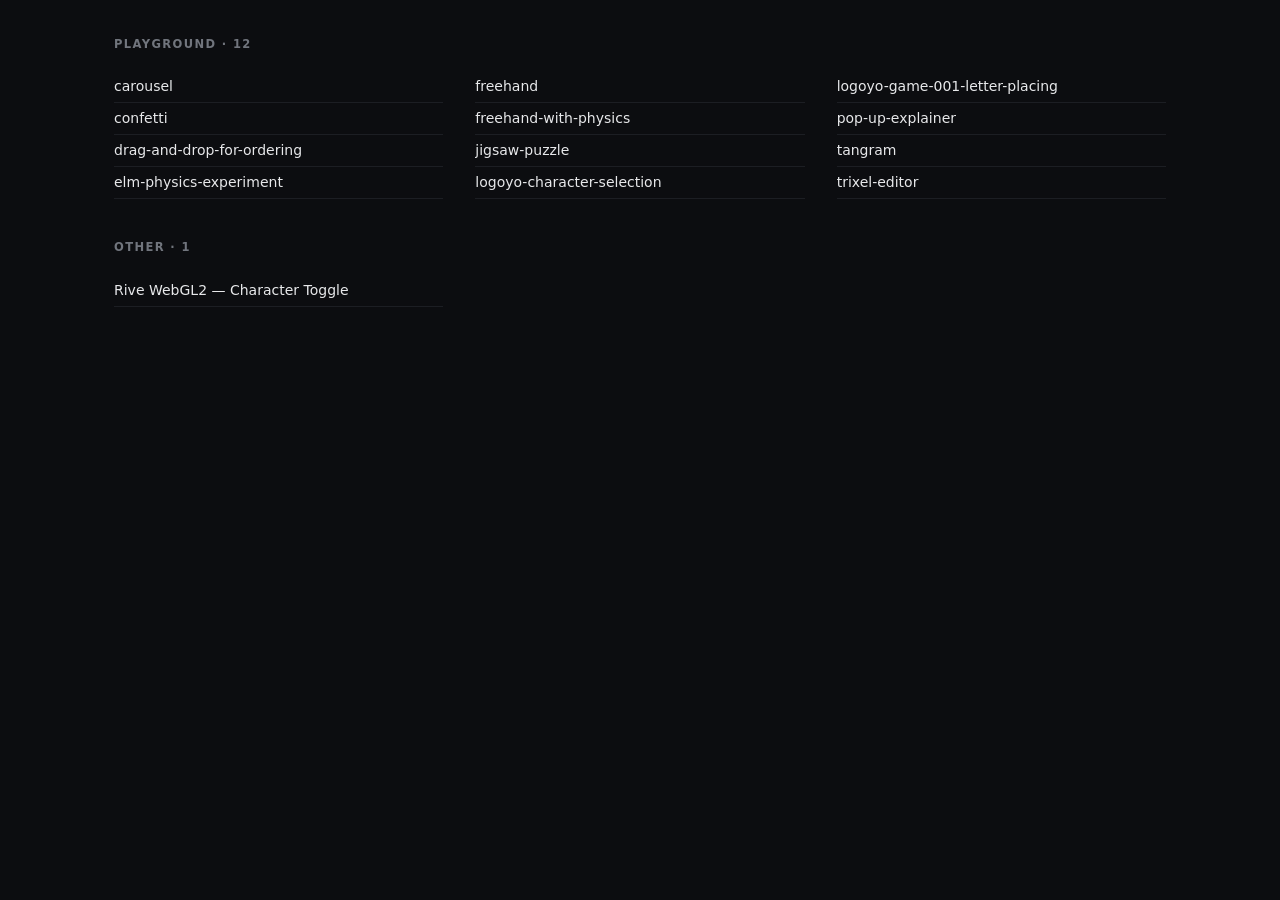
<file: index.html>
<!doctype html>
<html lang="en">
<head>
<meta charset="utf-8" />
<meta name="viewport" content="width=device-width, initial-scale=1" />
<title>erkal · pages</title>
<link rel="icon" href="data:," />
<style>
  :root { --bg:#0c0d10; --fg:#e7e8ea; --muted:#71757d; --line:#1c1e23; }
  * { box-sizing: border-box; }
  html, body { margin: 0; background: var(--bg); color: var(--fg); }
  body { font: 14px/1.5 ui-sans-serif, system-ui, -apple-system, "Segoe UI", Roboto, sans-serif;
         -webkit-font-smoothing: antialiased; }
  main { max-width: 1100px; margin: 0 auto; padding: 36px 24px 72px; }
  h2 { font-size: 0.72rem; font-weight: 600; letter-spacing: 0.12em; text-transform: uppercase;
       color: var(--muted); margin: 0 0 18px; }
  section + section { margin-top: 40px; }
  ul { list-style: none; margin: 0; padding: 0; columns: 15rem; column-gap: 32px; }
  li { break-inside: avoid; }
  a { display: block; padding: 5px 0; color: var(--fg); text-decoration: none;
      border-bottom: 1px solid var(--line); white-space: nowrap; overflow: hidden;
      text-overflow: ellipsis; transition: color 0.12s; }
  a:hover { color: #fff; }
  .empty { color: var(--muted); }
</style>
</head>
<body>
<main>
  <section>
    <h2>playground · 12</h2>
    <ul>
      <li><a href="carousel/">carousel</a></li>
      <li><a href="confetti/">confetti</a></li>
      <li><a href="drag-and-drop-for-ordering/">drag-and-drop-for-ordering</a></li>
      <li><a href="elm-physics-experiment/">elm-physics-experiment</a></li>
      <li><a href="freehand/">freehand</a></li>
      <li><a href="freehand-with-physics/">freehand-with-physics</a></li>
      <li><a href="jigsaw-puzzle/">jigsaw-puzzle</a></li>
      <li><a href="logoyo-character-selection/">logoyo-character-selection</a></li>
      <li><a href="logoyo-game-001-letter-placing/">logoyo-game-001-letter-placing</a></li>
      <li><a href="pop-up-explainer/">pop-up-explainer</a></li>
      <li><a href="tangram/">tangram</a></li>
      <li><a href="trixel-editor/">trixel-editor</a></li>
    </ul>
  </section>
  <section>
    <h2>other · 1</h2>
    <ul>
      <li><a href="rive-character-toggle/">Rive WebGL2 — Character Toggle</a></li>
    </ul>
  </section>
</main>
</body>
</html>
</file>
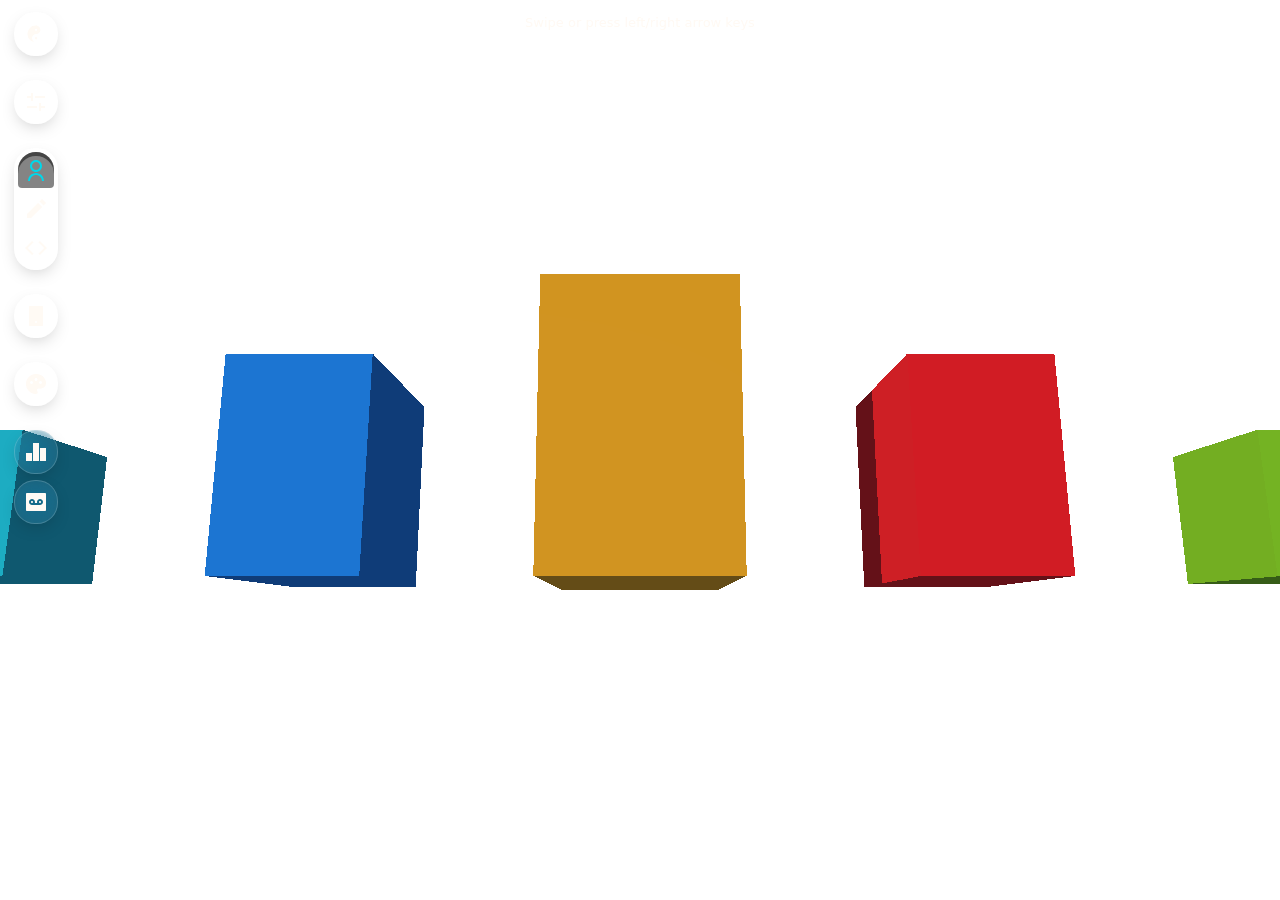
<file: carousel/index.html>
<!doctype html>
<html lang="en">
  <head>
    <!-- Google tag (gtag.js) -->
    <script
      async
      src="https://www.googletagmanager.com/gtag/js?id=G-LGJSV2Q44R"
    ></script>
    <script>
      window.dataLayer = window.dataLayer || [];
      function gtag() {
        dataLayer.push(arguments);
      }
      gtag("js", new Date());

      gtag("config", "G-LGJSV2Q44R");
    </script>

    <meta charset="UTF-8" />
    <meta
      name="viewport"
      content="width=device-width, initial-scale=1, maximum-scale=1, user-scalable=no"
    />

    <!-- favicon -->
    <link
      rel="icon"
      href="data:image/svg+xml,<svg xmlns='http://www.w3.org/2000/svg' viewBox='0 0 100 100'><polygon points='84.6,70 50,90 15.4,70 15.4,30 50,10 84.6,30' fill='%2347A025'/></svg>"
      type="image/svg+xml"
    />

    <!-- Reset CSS -->
    <link rel="stylesheet" href="./reset.css" />

    <!-- For Joakin's elm-canvas package -->
    <script src="./elm-canvas.js"></script>

    <!-- Play.Profiler — performance flame graph (idle-zero when not recording).
         Always loaded; the headless surface (window.__playProfile, ?profile=N URL
         flag) works regardless of withProfiler toggle. See packages/play/README.md. -->
    <script src="./profiler-element.js"></script>

    <!-- <katex-element> — custom element used by UI.Markdown to render
         inline + display math ($…$ / $$…$$) in markdown text. Always
         loaded; the element lazy-loads KaTeX from jsDelivr on first
         instance, so pages without math pay nothing. -->
    <script src="./katex-element.js"></script>

    <!-- Howler.js (MIT) — backs the Sound module's Howl-based playback.
         Must load before the Elm bundle so window.Howl / window.Howler
         are available when sound-shim.js subscribes. -->
    <script src="./howler.min.js"></script>

    <!-- UI.Tooltip (packages/ui/src/UI/Tooltip.elm) reads
         event.target.boundingClientRect inside its mouseenter decoder.
         This shim defines that property as a getter on Element.prototype.
         Side-effect-only and idempotent — safe on every page. -->
    <script src="./tooltip-shim.js"></script>

    <!-- Position any [popover][data-popover] next to the button that
         opens it. The Popover API gives us light-dismiss, Escape, and
         top-layer rendering for free; this script only adds dropdown-
         style placement based on the trigger's getBoundingClientRect,
         so the picker escapes overflow/transform ancestors and lands
         on whichever side of the trigger has more room. -->
    <script>
      (function () {
        var W = 320,
          H = 280;
        document.addEventListener(
          "beforetoggle",
          function (e) {
            var p = e.target;
            if (!p.matches || !p.matches("[popover][data-popover]")) return;
            if (e.newState !== "open") return;
            var t = document.querySelector('[popovertarget="' + p.id + '"]');
            if (!t) return;
            var r = t.getBoundingClientRect();
            var openDown = innerHeight - r.bottom >= H || r.top < H;
            var openLeft = innerWidth - r.left >= W || r.right < W;
            // Override UA `[popover] { inset: 0 }` first — clearing to ''
            // falls back to that, leaving `top: 0` in effect when we only
            // set `bottom`, which then wins over our `bottom` per CSS
            // over-constraint resolution and pins the picker to the top.
            p.style.top =
              p.style.bottom =
              p.style.left =
              p.style.right =
                "auto";
            if (openDown) p.style.top = r.bottom + 8 + "px";
            else p.style.bottom = innerHeight - r.top + 8 + "px";
            if (openLeft) p.style.left = r.left + "px";
            else p.style.right = innerWidth - r.right + "px";
          },
          true
        );
      })();
    </script>
  </head>

  <body>
    <div id="app"></div>

    <script src="./main.js"></script>

    <script type="module">
      import { sendInputsToElmApp, inputs } from "./input.js";
      ;

      // Read the URL query into a [key, value] list and hand it to Elm on
      // `inputs.searchParamsFromUrl` — the single URL→Elm channel. The Elm
      // side parses each configuration value against its declared type, and
      // multipage consumers read their own params (e.g. `mode=author` for
      // the PopUp Explainer) from the same list. `null` (not `[]`) when the
      // URL has no params, so the Elm `Maybe (List (String, String))`
      // decodes cleanly; the Elm side calls `Dict.fromList` to recover a dict.
      const urlParams = new URLSearchParams(window.location.search);

      let searchParamsFromUrl = null;
      for (const [key, value] of urlParams.entries()) {
        if (searchParamsFromUrl === null) searchParamsFromUrl = [];
        searchParamsFromUrl.push([key, value]);
      }
      inputs.searchParamsFromUrl = searchParamsFromUrl;

      const app = Elm.Carousel.Main.init({
        node: document.querySelector("#app"),
        flags: { inputs },
      });

      sendInputsToElmApp(app);
      ;
    </script>
  </body>
</html>
</file>
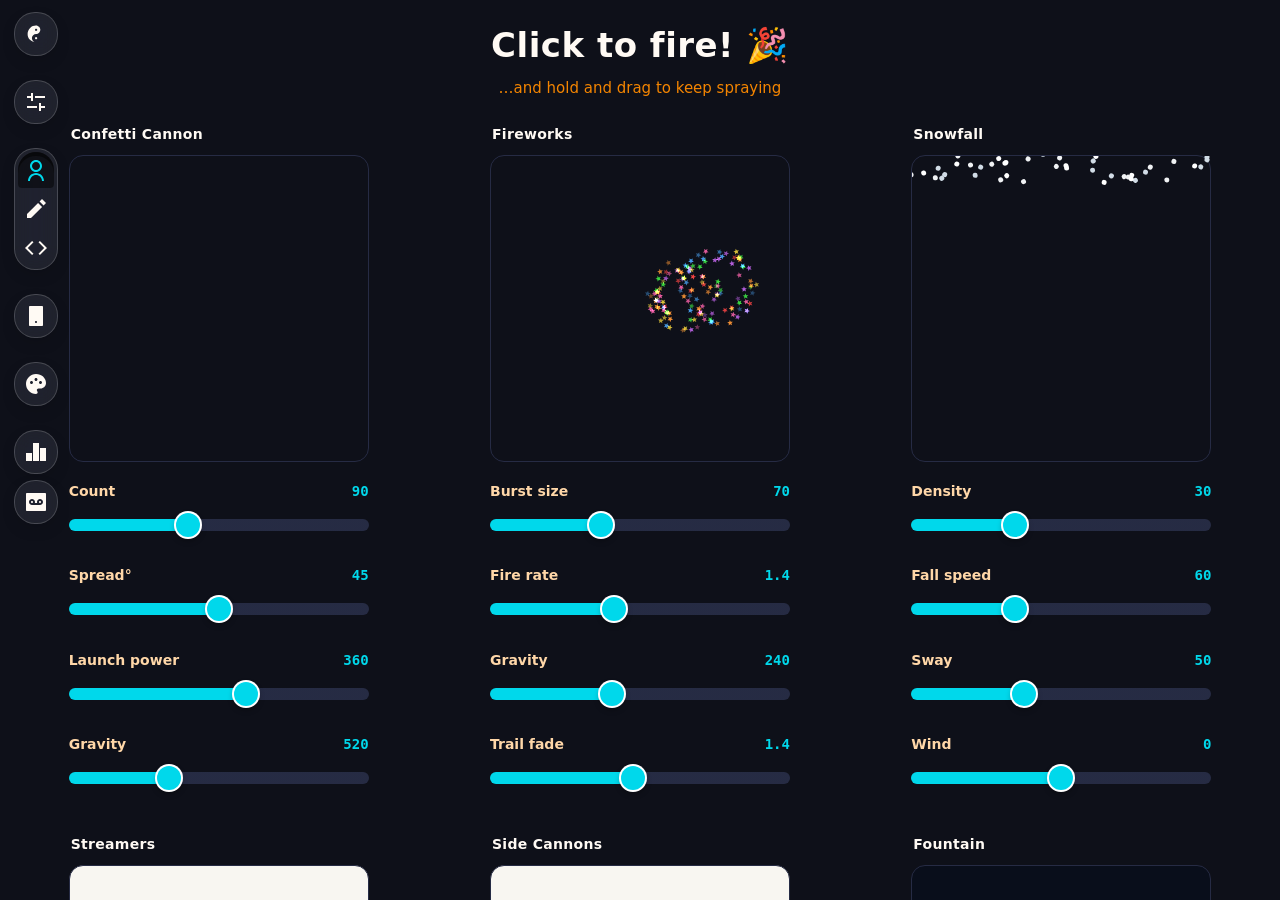
<file: confetti/index.html>
<!doctype html>
<html lang="en">
  <head>
    <!-- Google tag (gtag.js) -->
    <script
      async
      src="https://www.googletagmanager.com/gtag/js?id=G-LGJSV2Q44R"
    ></script>
    <script>
      window.dataLayer = window.dataLayer || [];
      function gtag() {
        dataLayer.push(arguments);
      }
      gtag("js", new Date());

      gtag("config", "G-LGJSV2Q44R");
    </script>

    <meta charset="UTF-8" />
    <meta
      name="viewport"
      content="width=device-width, initial-scale=1, maximum-scale=1, user-scalable=no"
    />

    <!-- favicon -->
    <link
      rel="icon"
      href="data:image/svg+xml,<svg xmlns='http://www.w3.org/2000/svg' viewBox='0 0 100 100'><polygon points='84.6,70 50,90 15.4,70 15.4,30 50,10 84.6,30' fill='%2347A025'/></svg>"
      type="image/svg+xml"
    />

    <!-- Reset CSS -->
    <link rel="stylesheet" href="./reset.css" />

    <!-- For Joakin's elm-canvas package -->
    <script src="./elm-canvas.js"></script>

    <!-- Play.Profiler — performance flame graph (idle-zero when not recording).
         Always loaded; the headless surface (window.__playProfile, ?profile=N URL
         flag) works regardless of withProfiler toggle. See packages/play/README.md. -->
    <script src="./profiler-element.js"></script>

    <!-- <katex-element> — custom element used by UI.Markdown to render
         inline + display math ($…$ / $$…$$) in markdown text. Always
         loaded; the element lazy-loads KaTeX from jsDelivr on first
         instance, so pages without math pay nothing. -->
    <script src="./katex-element.js"></script>

    <!-- Howler.js (MIT) — backs the Sound module's Howl-based playback.
         Must load before the Elm bundle so window.Howl / window.Howler
         are available when sound-shim.js subscribes. -->
    <script src="./howler.min.js"></script>

    <!-- UI.Tooltip (packages/ui/src/UI/Tooltip.elm) reads
         event.target.boundingClientRect inside its mouseenter decoder.
         This shim defines that property as a getter on Element.prototype.
         Side-effect-only and idempotent — safe on every page. -->
    <script src="./tooltip-shim.js"></script>

    <!-- Position any [popover][data-popover] next to the button that
         opens it. The Popover API gives us light-dismiss, Escape, and
         top-layer rendering for free; this script only adds dropdown-
         style placement based on the trigger's getBoundingClientRect,
         so the picker escapes overflow/transform ancestors and lands
         on whichever side of the trigger has more room. -->
    <script>
      (function () {
        var W = 320,
          H = 280;
        document.addEventListener(
          "beforetoggle",
          function (e) {
            var p = e.target;
            if (!p.matches || !p.matches("[popover][data-popover]")) return;
            if (e.newState !== "open") return;
            var t = document.querySelector('[popovertarget="' + p.id + '"]');
            if (!t) return;
            var r = t.getBoundingClientRect();
            var openDown = innerHeight - r.bottom >= H || r.top < H;
            var openLeft = innerWidth - r.left >= W || r.right < W;
            // Override UA `[popover] { inset: 0 }` first — clearing to ''
            // falls back to that, leaving `top: 0` in effect when we only
            // set `bottom`, which then wins over our `bottom` per CSS
            // over-constraint resolution and pins the picker to the top.
            p.style.top =
              p.style.bottom =
              p.style.left =
              p.style.right =
                "auto";
            if (openDown) p.style.top = r.bottom + 8 + "px";
            else p.style.bottom = innerHeight - r.top + 8 + "px";
            if (openLeft) p.style.left = r.left + "px";
            else p.style.right = innerWidth - r.right + "px";
          },
          true
        );
      })();
    </script>
  </head>

  <body>
    <div id="app"></div>

    <script src="./main.js"></script>

    <script type="module">
      import { sendInputsToElmApp, inputs } from "./input.js";
      ;

      // Read the URL query into a [key, value] list and hand it to Elm on
      // `inputs.searchParamsFromUrl` — the single URL→Elm channel. The Elm
      // side parses each configuration value against its declared type, and
      // multipage consumers read their own params (e.g. `mode=author` for
      // the PopUp Explainer) from the same list. `null` (not `[]`) when the
      // URL has no params, so the Elm `Maybe (List (String, String))`
      // decodes cleanly; the Elm side calls `Dict.fromList` to recover a dict.
      const urlParams = new URLSearchParams(window.location.search);

      let searchParamsFromUrl = null;
      for (const [key, value] of urlParams.entries()) {
        if (searchParamsFromUrl === null) searchParamsFromUrl = [];
        searchParamsFromUrl.push([key, value]);
      }
      inputs.searchParamsFromUrl = searchParamsFromUrl;

      const app = Elm.Confetti.Main.init({
        node: document.querySelector("#app"),
        flags: { inputs },
      });

      sendInputsToElmApp(app);
      ;
    </script>
  </body>
</html>
</file>
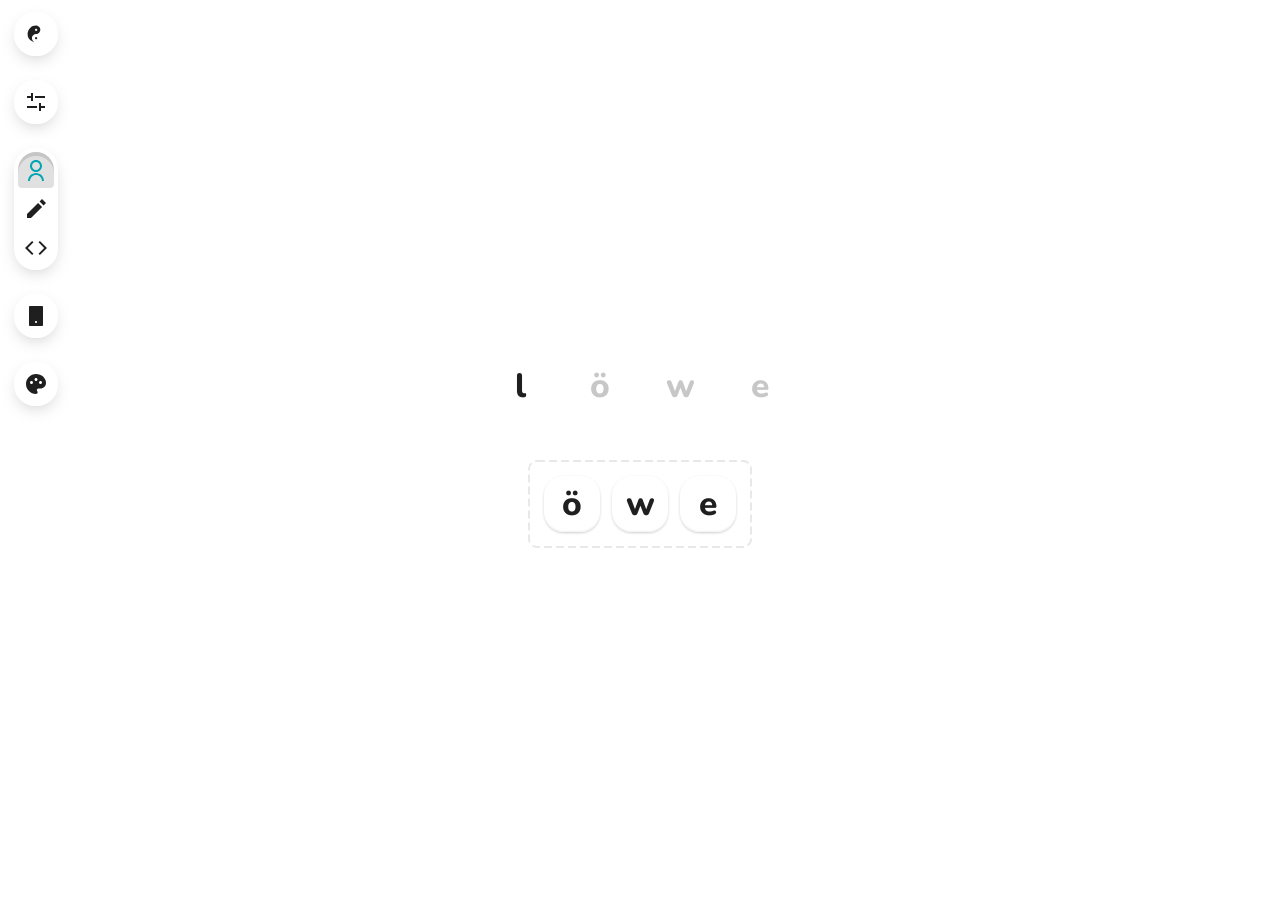
<file: drag-and-drop-for-ordering/index.html>
<!doctype html>
<html lang="en">
  <head>
    <!-- Google tag (gtag.js) -->
    <script
      async
      src="https://www.googletagmanager.com/gtag/js?id=G-LGJSV2Q44R"
    ></script>
    <script>
      window.dataLayer = window.dataLayer || [];
      function gtag() {
        dataLayer.push(arguments);
      }
      gtag("js", new Date());

      gtag("config", "G-LGJSV2Q44R");
    </script>

    <meta charset="UTF-8" />
    <meta
      name="viewport"
      content="width=device-width, initial-scale=1, maximum-scale=1, user-scalable=no"
    />

    <!-- favicon -->
    <link
      rel="icon"
      href="data:image/svg+xml,<svg xmlns='http://www.w3.org/2000/svg' viewBox='0 0 100 100'><polygon points='84.6,70 50,90 15.4,70 15.4,30 50,10 84.6,30' fill='%2347A025'/></svg>"
      type="image/svg+xml"
    />

    <!-- Reset CSS -->
    <link rel="stylesheet" href="./reset.css" />

    <!-- For Joakin's elm-canvas package -->
    <script src="./elm-canvas.js"></script>

    <!-- Play.Profiler — performance flame graph (idle-zero when not recording).
         Always loaded; the headless surface (window.__playProfile, ?profile=N URL
         flag) works regardless of withProfiler toggle. See packages/play/README.md. -->
    <script src="./profiler-element.js"></script>

    <!-- <katex-element> — custom element used by UI.Markdown to render
         inline + display math ($…$ / $$…$$) in markdown text. Always
         loaded; the element lazy-loads KaTeX from jsDelivr on first
         instance, so pages without math pay nothing. -->
    <script src="./katex-element.js"></script>

    <!-- Howler.js (MIT) — backs the Sound module's Howl-based playback.
         Must load before the Elm bundle so window.Howl / window.Howler
         are available when sound-shim.js subscribes. -->
    <script src="./howler.min.js"></script>

    <!-- UI.Tooltip (packages/ui/src/UI/Tooltip.elm) reads
         event.target.boundingClientRect inside its mouseenter decoder.
         This shim defines that property as a getter on Element.prototype.
         Side-effect-only and idempotent — safe on every page. -->
    <script src="./tooltip-shim.js"></script>

    <!-- Position any [popover][data-popover] next to the button that
         opens it. The Popover API gives us light-dismiss, Escape, and
         top-layer rendering for free; this script only adds dropdown-
         style placement based on the trigger's getBoundingClientRect,
         so the picker escapes overflow/transform ancestors and lands
         on whichever side of the trigger has more room. -->
    <script>
      (function () {
        var W = 320,
          H = 280;
        document.addEventListener(
          "beforetoggle",
          function (e) {
            var p = e.target;
            if (!p.matches || !p.matches("[popover][data-popover]")) return;
            if (e.newState !== "open") return;
            var t = document.querySelector('[popovertarget="' + p.id + '"]');
            if (!t) return;
            var r = t.getBoundingClientRect();
            var openDown = innerHeight - r.bottom >= H || r.top < H;
            var openLeft = innerWidth - r.left >= W || r.right < W;
            // Override UA `[popover] { inset: 0 }` first — clearing to ''
            // falls back to that, leaving `top: 0` in effect when we only
            // set `bottom`, which then wins over our `bottom` per CSS
            // over-constraint resolution and pins the picker to the top.
            p.style.top =
              p.style.bottom =
              p.style.left =
              p.style.right =
                "auto";
            if (openDown) p.style.top = r.bottom + 8 + "px";
            else p.style.bottom = innerHeight - r.top + 8 + "px";
            if (openLeft) p.style.left = r.left + "px";
            else p.style.right = innerWidth - r.right + "px";
          },
          true
        );
      })();
    </script>
  </head>

  <body>
    <div id="app"></div>

    <script src="./main.js"></script>

    <script type="module">
      import { sendInputsToElmApp, inputs } from "./input.js";
      ;

      // Read the URL query into a [key, value] list and hand it to Elm on
      // `inputs.searchParamsFromUrl` — the single URL→Elm channel. The Elm
      // side parses each configuration value against its declared type, and
      // multipage consumers read their own params (e.g. `mode=author` for
      // the PopUp Explainer) from the same list. `null` (not `[]`) when the
      // URL has no params, so the Elm `Maybe (List (String, String))`
      // decodes cleanly; the Elm side calls `Dict.fromList` to recover a dict.
      const urlParams = new URLSearchParams(window.location.search);

      let searchParamsFromUrl = null;
      for (const [key, value] of urlParams.entries()) {
        if (searchParamsFromUrl === null) searchParamsFromUrl = [];
        searchParamsFromUrl.push([key, value]);
      }
      inputs.searchParamsFromUrl = searchParamsFromUrl;

      const app = Elm.DragAndDropForOrdering.Main.init({
        node: document.querySelector("#app"),
        flags: { inputs },
      });

      sendInputsToElmApp(app);
      ;
    </script>
  </body>
</html>
</file>
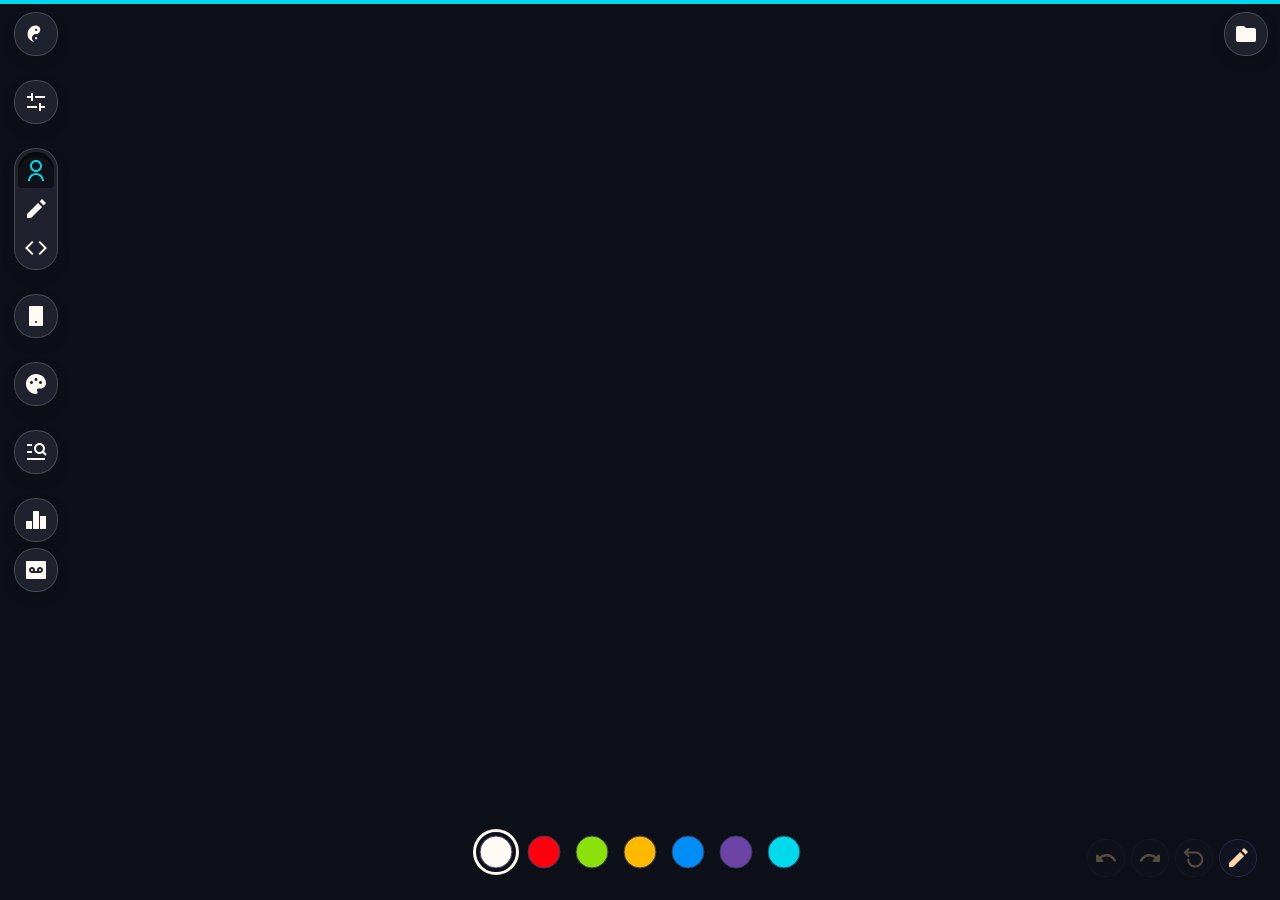
<file: freehand-with-physics/index.html>
<!doctype html>
<html lang="en">
  <head>
    <!-- Google tag (gtag.js) -->
    <script
      async
      src="https://www.googletagmanager.com/gtag/js?id=G-LGJSV2Q44R"
    ></script>
    <script>
      window.dataLayer = window.dataLayer || [];
      function gtag() {
        dataLayer.push(arguments);
      }
      gtag("js", new Date());

      gtag("config", "G-LGJSV2Q44R");
    </script>

    <meta charset="UTF-8" />
    <meta
      name="viewport"
      content="width=device-width, initial-scale=1, maximum-scale=1, user-scalable=no"
    />

    <!-- favicon -->
    <link
      rel="icon"
      href="data:image/svg+xml,<svg xmlns='http://www.w3.org/2000/svg' viewBox='0 0 100 100'><polygon points='84.6,70 50,90 15.4,70 15.4,30 50,10 84.6,30' fill='%2347A025'/></svg>"
      type="image/svg+xml"
    />

    <!-- Reset CSS -->
    <link rel="stylesheet" href="./reset.css" />

    <!-- For Joakin's elm-canvas package -->
    <script src="./elm-canvas.js"></script>

    <!-- Play.Profiler — performance flame graph (idle-zero when not recording).
         Always loaded; the headless surface (window.__playProfile, ?profile=N URL
         flag) works regardless of withProfiler toggle. See packages/play/README.md. -->
    <script src="./profiler-element.js"></script>

    <!-- <katex-element> — custom element used by UI.Markdown to render
         inline + display math ($…$ / $$…$$) in markdown text. Always
         loaded; the element lazy-loads KaTeX from jsDelivr on first
         instance, so pages without math pay nothing. -->
    <script src="./katex-element.js"></script>

    <!-- Howler.js (MIT) — backs the Sound module's Howl-based playback.
         Must load before the Elm bundle so window.Howl / window.Howler
         are available when sound-shim.js subscribes. -->
    <script src="./howler.min.js"></script>

    <!-- UI.Tooltip (packages/ui/src/UI/Tooltip.elm) reads
         event.target.boundingClientRect inside its mouseenter decoder.
         This shim defines that property as a getter on Element.prototype.
         Side-effect-only and idempotent — safe on every page. -->
    <script src="./tooltip-shim.js"></script>

    <!-- Position any [popover][data-popover] next to the button that
         opens it. The Popover API gives us light-dismiss, Escape, and
         top-layer rendering for free; this script only adds dropdown-
         style placement based on the trigger's getBoundingClientRect,
         so the picker escapes overflow/transform ancestors and lands
         on whichever side of the trigger has more room. -->
    <script>
      (function () {
        var W = 320,
          H = 280;
        document.addEventListener(
          "beforetoggle",
          function (e) {
            var p = e.target;
            if (!p.matches || !p.matches("[popover][data-popover]")) return;
            if (e.newState !== "open") return;
            var t = document.querySelector('[popovertarget="' + p.id + '"]');
            if (!t) return;
            var r = t.getBoundingClientRect();
            var openDown = innerHeight - r.bottom >= H || r.top < H;
            var openLeft = innerWidth - r.left >= W || r.right < W;
            // Override UA `[popover] { inset: 0 }` first — clearing to ''
            // falls back to that, leaving `top: 0` in effect when we only
            // set `bottom`, which then wins over our `bottom` per CSS
            // over-constraint resolution and pins the picker to the top.
            p.style.top =
              p.style.bottom =
              p.style.left =
              p.style.right =
                "auto";
            if (openDown) p.style.top = r.bottom + 8 + "px";
            else p.style.bottom = innerHeight - r.top + 8 + "px";
            if (openLeft) p.style.left = r.left + "px";
            else p.style.right = innerWidth - r.right + "px";
          },
          true
        );
      })();
    </script>
  </head>

  <body>
    <div id="app"></div>

    <script src="./main.js"></script>

    <script type="module">
      import { sendInputsToElmApp, inputs } from "./input.js";
      const pageScript = await import("./page-script.js");
      if (pageScript.beforeInit) await pageScript.beforeInit();;

      // Read the URL query into a [key, value] list and hand it to Elm on
      // `inputs.searchParamsFromUrl` — the single URL→Elm channel. The Elm
      // side parses each configuration value against its declared type, and
      // multipage consumers read their own params (e.g. `mode=author` for
      // the PopUp Explainer) from the same list. `null` (not `[]`) when the
      // URL has no params, so the Elm `Maybe (List (String, String))`
      // decodes cleanly; the Elm side calls `Dict.fromList` to recover a dict.
      const urlParams = new URLSearchParams(window.location.search);

      let searchParamsFromUrl = null;
      for (const [key, value] of urlParams.entries()) {
        if (searchParamsFromUrl === null) searchParamsFromUrl = [];
        searchParamsFromUrl.push([key, value]);
      }
      inputs.searchParamsFromUrl = searchParamsFromUrl;

      const app = Elm.FreehandWithPhysics.Main.init({
        node: document.querySelector("#app"),
        flags: { inputs },
      });

      sendInputsToElmApp(app);
      if (pageScript.afterInit) await pageScript.afterInit(app);;
    </script>
  </body>
</html>
</file>
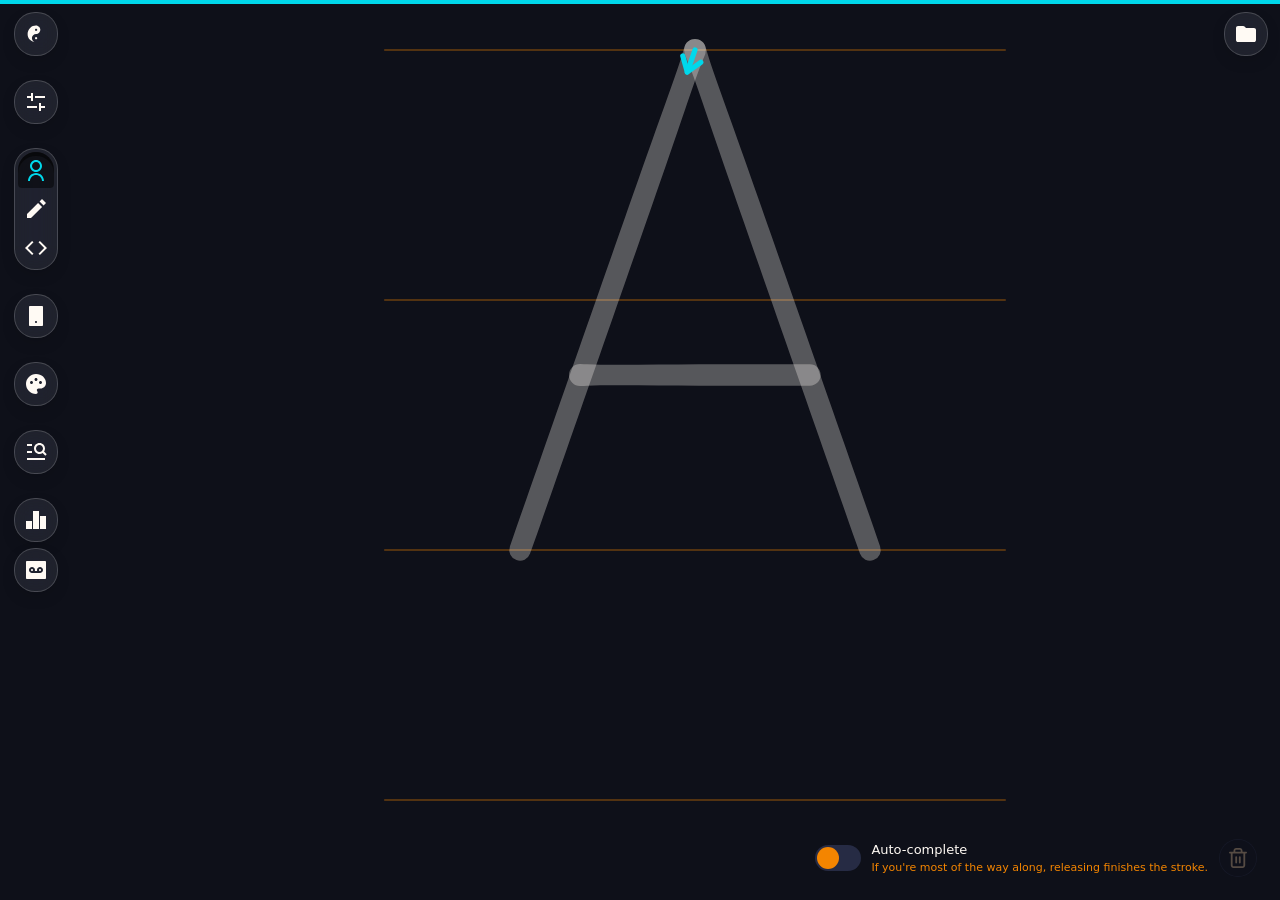
<file: freehand/index.html>
<!doctype html>
<html lang="en">
  <head>
    <!-- Google tag (gtag.js) -->
    <script
      async
      src="https://www.googletagmanager.com/gtag/js?id=G-LGJSV2Q44R"
    ></script>
    <script>
      window.dataLayer = window.dataLayer || [];
      function gtag() {
        dataLayer.push(arguments);
      }
      gtag("js", new Date());

      gtag("config", "G-LGJSV2Q44R");
    </script>

    <meta charset="UTF-8" />
    <meta
      name="viewport"
      content="width=device-width, initial-scale=1, maximum-scale=1, user-scalable=no"
    />

    <!-- favicon -->
    <link
      rel="icon"
      href="data:image/svg+xml,<svg xmlns='http://www.w3.org/2000/svg' viewBox='0 0 100 100'><polygon points='84.6,70 50,90 15.4,70 15.4,30 50,10 84.6,30' fill='%2347A025'/></svg>"
      type="image/svg+xml"
    />

    <!-- Reset CSS -->
    <link rel="stylesheet" href="./reset.css" />

    <!-- For Joakin's elm-canvas package -->
    <script src="./elm-canvas.js"></script>

    <!-- Play.Profiler — performance flame graph (idle-zero when not recording).
         Always loaded; the headless surface (window.__playProfile, ?profile=N URL
         flag) works regardless of withProfiler toggle. See packages/play/README.md. -->
    <script src="./profiler-element.js"></script>

    <!-- <katex-element> — custom element used by UI.Markdown to render
         inline + display math ($…$ / $$…$$) in markdown text. Always
         loaded; the element lazy-loads KaTeX from jsDelivr on first
         instance, so pages without math pay nothing. -->
    <script src="./katex-element.js"></script>

    <!-- Howler.js (MIT) — backs the Sound module's Howl-based playback.
         Must load before the Elm bundle so window.Howl / window.Howler
         are available when sound-shim.js subscribes. -->
    <script src="./howler.min.js"></script>

    <!-- UI.Tooltip (packages/ui/src/UI/Tooltip.elm) reads
         event.target.boundingClientRect inside its mouseenter decoder.
         This shim defines that property as a getter on Element.prototype.
         Side-effect-only and idempotent — safe on every page. -->
    <script src="./tooltip-shim.js"></script>

    <!-- Position any [popover][data-popover] next to the button that
         opens it. The Popover API gives us light-dismiss, Escape, and
         top-layer rendering for free; this script only adds dropdown-
         style placement based on the trigger's getBoundingClientRect,
         so the picker escapes overflow/transform ancestors and lands
         on whichever side of the trigger has more room. -->
    <script>
      (function () {
        var W = 320,
          H = 280;
        document.addEventListener(
          "beforetoggle",
          function (e) {
            var p = e.target;
            if (!p.matches || !p.matches("[popover][data-popover]")) return;
            if (e.newState !== "open") return;
            var t = document.querySelector('[popovertarget="' + p.id + '"]');
            if (!t) return;
            var r = t.getBoundingClientRect();
            var openDown = innerHeight - r.bottom >= H || r.top < H;
            var openLeft = innerWidth - r.left >= W || r.right < W;
            // Override UA `[popover] { inset: 0 }` first — clearing to ''
            // falls back to that, leaving `top: 0` in effect when we only
            // set `bottom`, which then wins over our `bottom` per CSS
            // over-constraint resolution and pins the picker to the top.
            p.style.top =
              p.style.bottom =
              p.style.left =
              p.style.right =
                "auto";
            if (openDown) p.style.top = r.bottom + 8 + "px";
            else p.style.bottom = innerHeight - r.top + 8 + "px";
            if (openLeft) p.style.left = r.left + "px";
            else p.style.right = innerWidth - r.right + "px";
          },
          true
        );
      })();
    </script>
  </head>

  <body>
    <div id="app"></div>

    <script src="./main.js"></script>

    <script type="module">
      import { sendInputsToElmApp, inputs } from "./input.js";
      const pageScript = await import("./page-script.js");
      if (pageScript.beforeInit) await pageScript.beforeInit();;

      // Read the URL query into a [key, value] list and hand it to Elm on
      // `inputs.searchParamsFromUrl` — the single URL→Elm channel. The Elm
      // side parses each configuration value against its declared type, and
      // multipage consumers read their own params (e.g. `mode=author` for
      // the PopUp Explainer) from the same list. `null` (not `[]`) when the
      // URL has no params, so the Elm `Maybe (List (String, String))`
      // decodes cleanly; the Elm side calls `Dict.fromList` to recover a dict.
      const urlParams = new URLSearchParams(window.location.search);

      let searchParamsFromUrl = null;
      for (const [key, value] of urlParams.entries()) {
        if (searchParamsFromUrl === null) searchParamsFromUrl = [];
        searchParamsFromUrl.push([key, value]);
      }
      inputs.searchParamsFromUrl = searchParamsFromUrl;

      const app = Elm.Freehand.Main.init({
        node: document.querySelector("#app"),
        flags: { inputs },
      });

      sendInputsToElmApp(app);
      if (pageScript.afterInit) await pageScript.afterInit(app);;
    </script>
  </body>
</html>
</file>
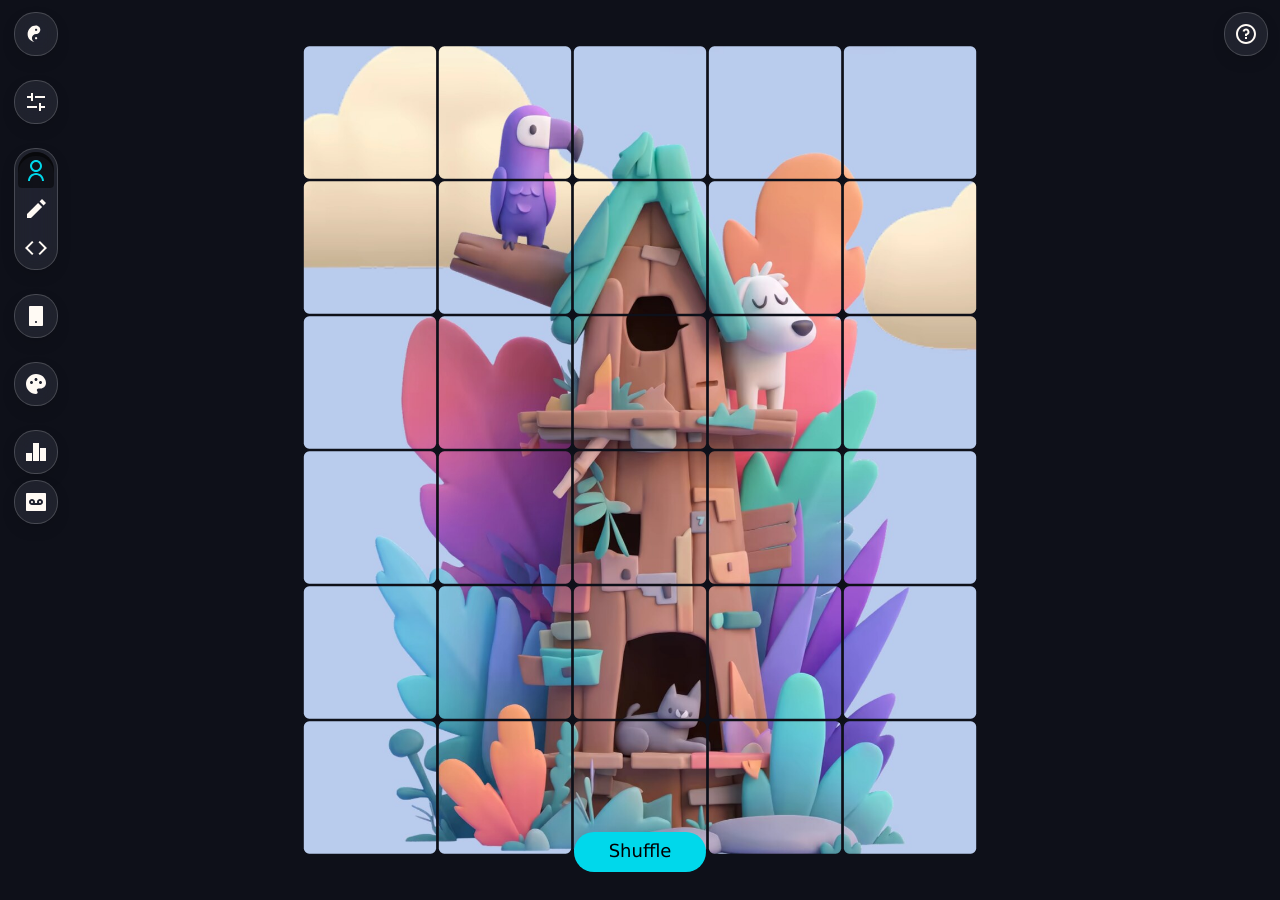
<file: jigsaw-puzzle/index.html>
<!doctype html>
<html lang="en">
  <head>
    <!-- Google tag (gtag.js) -->
    <script
      async
      src="https://www.googletagmanager.com/gtag/js?id=G-LGJSV2Q44R"
    ></script>
    <script>
      window.dataLayer = window.dataLayer || [];
      function gtag() {
        dataLayer.push(arguments);
      }
      gtag("js", new Date());

      gtag("config", "G-LGJSV2Q44R");
    </script>

    <meta charset="UTF-8" />
    <meta
      name="viewport"
      content="width=device-width, initial-scale=1, maximum-scale=1, user-scalable=no"
    />

    <!-- favicon -->
    <link
      rel="icon"
      href="data:image/svg+xml,<svg xmlns='http://www.w3.org/2000/svg' viewBox='0 0 100 100'><polygon points='84.6,70 50,90 15.4,70 15.4,30 50,10 84.6,30' fill='%2347A025'/></svg>"
      type="image/svg+xml"
    />

    <!-- Reset CSS -->
    <link rel="stylesheet" href="./reset.css" />

    <!-- For Joakin's elm-canvas package -->
    <script src="./elm-canvas.js"></script>

    <!-- Play.Profiler — performance flame graph (idle-zero when not recording).
         Always loaded; the headless surface (window.__playProfile, ?profile=N URL
         flag) works regardless of withProfiler toggle. See packages/play/README.md. -->
    <script src="./profiler-element.js"></script>

    <!-- <katex-element> — custom element used by UI.Markdown to render
         inline + display math ($…$ / $$…$$) in markdown text. Always
         loaded; the element lazy-loads KaTeX from jsDelivr on first
         instance, so pages without math pay nothing. -->
    <script src="./katex-element.js"></script>

    <!-- Howler.js (MIT) — backs the Sound module's Howl-based playback.
         Must load before the Elm bundle so window.Howl / window.Howler
         are available when sound-shim.js subscribes. -->
    <script src="./howler.min.js"></script>

    <!-- UI.Tooltip (packages/ui/src/UI/Tooltip.elm) reads
         event.target.boundingClientRect inside its mouseenter decoder.
         This shim defines that property as a getter on Element.prototype.
         Side-effect-only and idempotent — safe on every page. -->
    <script src="./tooltip-shim.js"></script>

    <!-- Position any [popover][data-popover] next to the button that
         opens it. The Popover API gives us light-dismiss, Escape, and
         top-layer rendering for free; this script only adds dropdown-
         style placement based on the trigger's getBoundingClientRect,
         so the picker escapes overflow/transform ancestors and lands
         on whichever side of the trigger has more room. -->
    <script>
      (function () {
        var W = 320,
          H = 280;
        document.addEventListener(
          "beforetoggle",
          function (e) {
            var p = e.target;
            if (!p.matches || !p.matches("[popover][data-popover]")) return;
            if (e.newState !== "open") return;
            var t = document.querySelector('[popovertarget="' + p.id + '"]');
            if (!t) return;
            var r = t.getBoundingClientRect();
            var openDown = innerHeight - r.bottom >= H || r.top < H;
            var openLeft = innerWidth - r.left >= W || r.right < W;
            // Override UA `[popover] { inset: 0 }` first — clearing to ''
            // falls back to that, leaving `top: 0` in effect when we only
            // set `bottom`, which then wins over our `bottom` per CSS
            // over-constraint resolution and pins the picker to the top.
            p.style.top =
              p.style.bottom =
              p.style.left =
              p.style.right =
                "auto";
            if (openDown) p.style.top = r.bottom + 8 + "px";
            else p.style.bottom = innerHeight - r.top + 8 + "px";
            if (openLeft) p.style.left = r.left + "px";
            else p.style.right = innerWidth - r.right + "px";
          },
          true
        );
      })();
    </script>
  </head>

  <body>
    <div id="app"></div>

    <script src="./main.js"></script>

    <script type="module">
      import { sendInputsToElmApp, inputs } from "./input.js";
      const pageScript = await import("./page-script.js");
      if (pageScript.beforeInit) await pageScript.beforeInit();;

      // Read the URL query into a [key, value] list and hand it to Elm on
      // `inputs.searchParamsFromUrl` — the single URL→Elm channel. The Elm
      // side parses each configuration value against its declared type, and
      // multipage consumers read their own params (e.g. `mode=author` for
      // the PopUp Explainer) from the same list. `null` (not `[]`) when the
      // URL has no params, so the Elm `Maybe (List (String, String))`
      // decodes cleanly; the Elm side calls `Dict.fromList` to recover a dict.
      const urlParams = new URLSearchParams(window.location.search);

      let searchParamsFromUrl = null;
      for (const [key, value] of urlParams.entries()) {
        if (searchParamsFromUrl === null) searchParamsFromUrl = [];
        searchParamsFromUrl.push([key, value]);
      }
      inputs.searchParamsFromUrl = searchParamsFromUrl;

      const app = Elm.JigsawPuzzle.Main.init({
        node: document.querySelector("#app"),
        flags: { inputs },
      });

      sendInputsToElmApp(app);
      if (pageScript.afterInit) await pageScript.afterInit(app);;
    </script>
  </body>
</html>
</file>
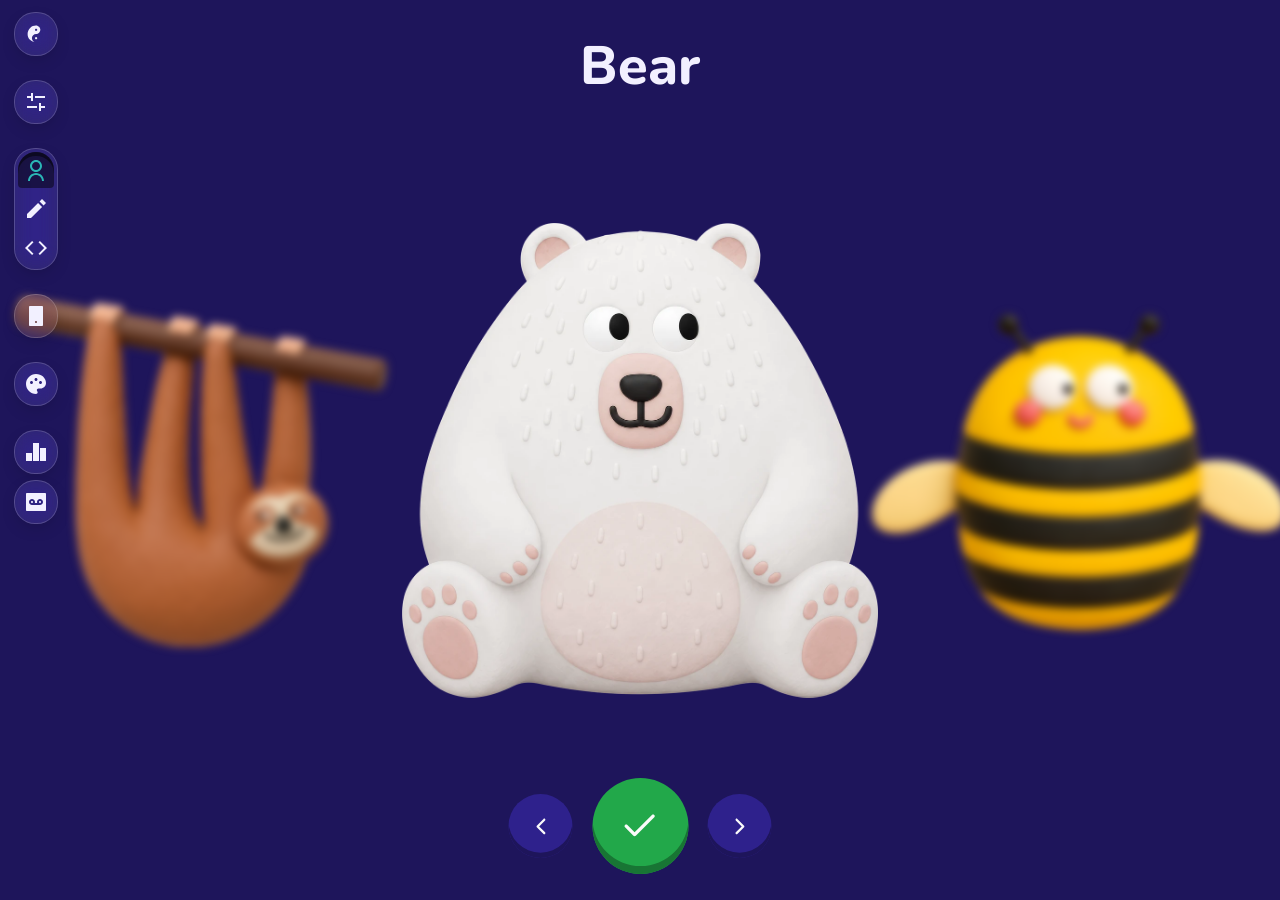
<file: logoyo-character-selection/index.html>
<!doctype html>
<html lang="en">
  <head>
    <!-- Google tag (gtag.js) -->
    <script
      async
      src="https://www.googletagmanager.com/gtag/js?id=G-LGJSV2Q44R"
    ></script>
    <script>
      window.dataLayer = window.dataLayer || [];
      function gtag() {
        dataLayer.push(arguments);
      }
      gtag("js", new Date());

      gtag("config", "G-LGJSV2Q44R");
    </script>

    <meta charset="UTF-8" />
    <meta
      name="viewport"
      content="width=device-width, initial-scale=1, maximum-scale=1, user-scalable=no"
    />

    <!-- favicon -->
    <link
      rel="icon"
      href="data:image/svg+xml,<svg xmlns='http://www.w3.org/2000/svg' viewBox='0 0 100 100'><polygon points='84.6,70 50,90 15.4,70 15.4,30 50,10 84.6,30' fill='%2347A025'/></svg>"
      type="image/svg+xml"
    />

    <!-- Reset CSS -->
    <link rel="stylesheet" href="./reset.css" />

    <!-- For Joakin's elm-canvas package -->
    <script src="./elm-canvas.js"></script>

    <!-- Play.Profiler — performance flame graph (idle-zero when not recording).
         Always loaded; the headless surface (window.__playProfile, ?profile=N URL
         flag) works regardless of withProfiler toggle. See packages/play/README.md. -->
    <script src="./profiler-element.js"></script>

    <!-- <katex-element> — custom element used by UI.Markdown to render
         inline + display math ($…$ / $$…$$) in markdown text. Always
         loaded; the element lazy-loads KaTeX from jsDelivr on first
         instance, so pages without math pay nothing. -->
    <script src="./katex-element.js"></script>

    <!-- Howler.js (MIT) — backs the Sound module's Howl-based playback.
         Must load before the Elm bundle so window.Howl / window.Howler
         are available when sound-shim.js subscribes. -->
    <script src="./howler.min.js"></script>

    <!-- UI.Tooltip (packages/ui/src/UI/Tooltip.elm) reads
         event.target.boundingClientRect inside its mouseenter decoder.
         This shim defines that property as a getter on Element.prototype.
         Side-effect-only and idempotent — safe on every page. -->
    <script src="./tooltip-shim.js"></script>

    <!-- Position any [popover][data-popover] next to the button that
         opens it. The Popover API gives us light-dismiss, Escape, and
         top-layer rendering for free; this script only adds dropdown-
         style placement based on the trigger's getBoundingClientRect,
         so the picker escapes overflow/transform ancestors and lands
         on whichever side of the trigger has more room. -->
    <script>
      (function () {
        var W = 320,
          H = 280;
        document.addEventListener(
          "beforetoggle",
          function (e) {
            var p = e.target;
            if (!p.matches || !p.matches("[popover][data-popover]")) return;
            if (e.newState !== "open") return;
            var t = document.querySelector('[popovertarget="' + p.id + '"]');
            if (!t) return;
            var r = t.getBoundingClientRect();
            var openDown = innerHeight - r.bottom >= H || r.top < H;
            var openLeft = innerWidth - r.left >= W || r.right < W;
            // Override UA `[popover] { inset: 0 }` first — clearing to ''
            // falls back to that, leaving `top: 0` in effect when we only
            // set `bottom`, which then wins over our `bottom` per CSS
            // over-constraint resolution and pins the picker to the top.
            p.style.top =
              p.style.bottom =
              p.style.left =
              p.style.right =
                "auto";
            if (openDown) p.style.top = r.bottom + 8 + "px";
            else p.style.bottom = innerHeight - r.top + 8 + "px";
            if (openLeft) p.style.left = r.left + "px";
            else p.style.right = innerWidth - r.right + "px";
          },
          true
        );
      })();
    </script>
  </head>

  <body>
    <div id="app"></div>

    <script src="./main.js"></script>

    <script type="module">
      import { sendInputsToElmApp, inputs } from "./input.js";
      ;

      // Read the URL query into a [key, value] list and hand it to Elm on
      // `inputs.searchParamsFromUrl` — the single URL→Elm channel. The Elm
      // side parses each configuration value against its declared type, and
      // multipage consumers read their own params (e.g. `mode=author` for
      // the PopUp Explainer) from the same list. `null` (not `[]`) when the
      // URL has no params, so the Elm `Maybe (List (String, String))`
      // decodes cleanly; the Elm side calls `Dict.fromList` to recover a dict.
      const urlParams = new URLSearchParams(window.location.search);

      let searchParamsFromUrl = null;
      for (const [key, value] of urlParams.entries()) {
        if (searchParamsFromUrl === null) searchParamsFromUrl = [];
        searchParamsFromUrl.push([key, value]);
      }
      inputs.searchParamsFromUrl = searchParamsFromUrl;

      const app = Elm.LogoyoCharacterSelection.Main.init({
        node: document.querySelector("#app"),
        flags: { inputs },
      });

      sendInputsToElmApp(app);
      ;
    </script>
  </body>
</html>
</file>
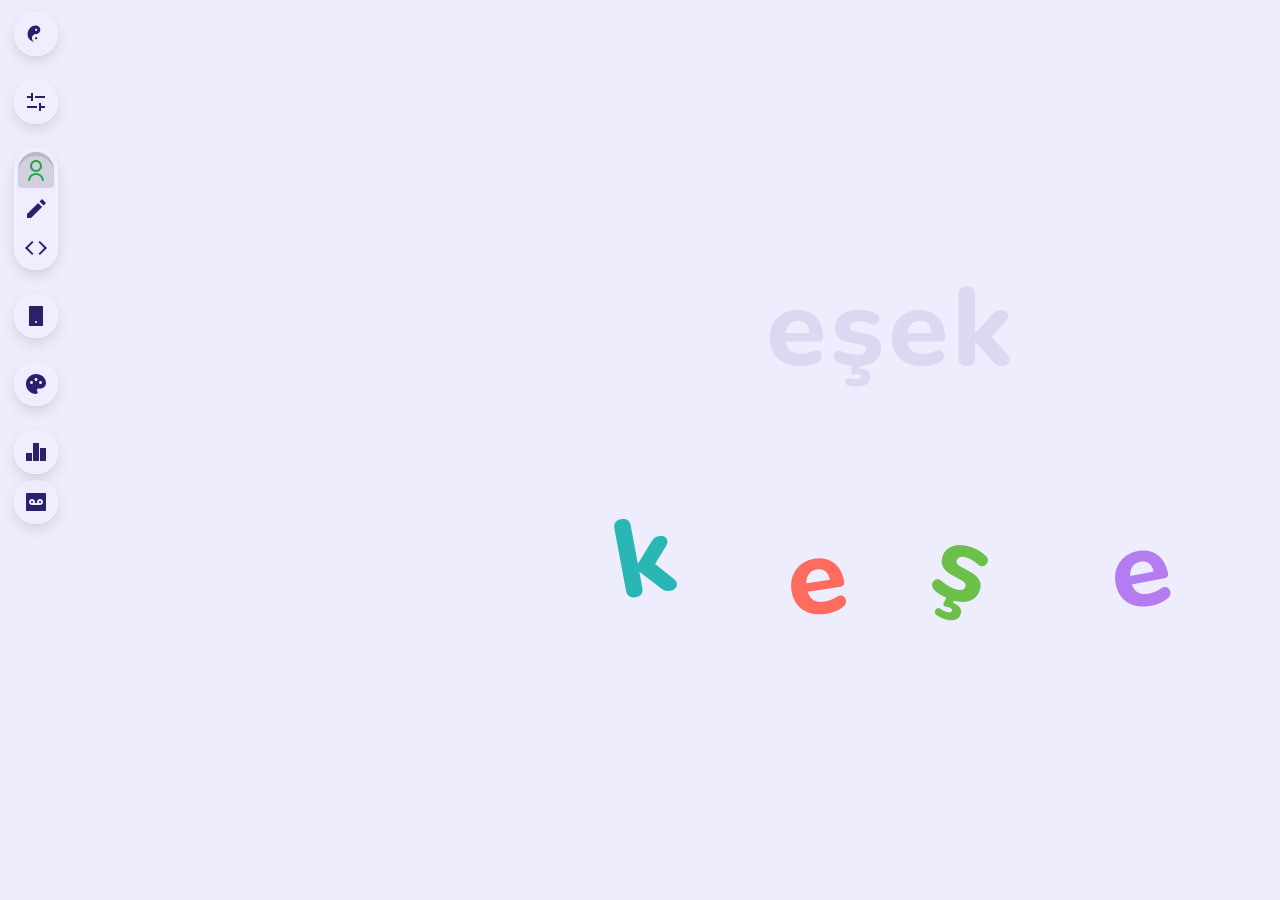
<file: logoyo-game-001-letter-placing/index.html>
<!doctype html>
<html lang="en">
  <head>
    <!-- Google tag (gtag.js) -->
    <script
      async
      src="https://www.googletagmanager.com/gtag/js?id=G-LGJSV2Q44R"
    ></script>
    <script>
      window.dataLayer = window.dataLayer || [];
      function gtag() {
        dataLayer.push(arguments);
      }
      gtag("js", new Date());

      gtag("config", "G-LGJSV2Q44R");
    </script>

    <meta charset="UTF-8" />
    <meta
      name="viewport"
      content="width=device-width, initial-scale=1, maximum-scale=1, user-scalable=no"
    />

    <!-- favicon -->
    <link
      rel="icon"
      href="data:image/svg+xml,<svg xmlns='http://www.w3.org/2000/svg' viewBox='0 0 100 100'><polygon points='84.6,70 50,90 15.4,70 15.4,30 50,10 84.6,30' fill='%2347A025'/></svg>"
      type="image/svg+xml"
    />

    <!-- Reset CSS -->
    <link rel="stylesheet" href="./reset.css" />

    <!-- For Joakin's elm-canvas package -->
    <script src="./elm-canvas.js"></script>

    <!-- Play.Profiler — performance flame graph (idle-zero when not recording).
         Always loaded; the headless surface (window.__playProfile, ?profile=N URL
         flag) works regardless of withProfiler toggle. See packages/play/README.md. -->
    <script src="./profiler-element.js"></script>

    <!-- <katex-element> — custom element used by UI.Markdown to render
         inline + display math ($…$ / $$…$$) in markdown text. Always
         loaded; the element lazy-loads KaTeX from jsDelivr on first
         instance, so pages without math pay nothing. -->
    <script src="./katex-element.js"></script>

    <!-- Howler.js (MIT) — backs the Sound module's Howl-based playback.
         Must load before the Elm bundle so window.Howl / window.Howler
         are available when sound-shim.js subscribes. -->
    <script src="./howler.min.js"></script>

    <!-- UI.Tooltip (packages/ui/src/UI/Tooltip.elm) reads
         event.target.boundingClientRect inside its mouseenter decoder.
         This shim defines that property as a getter on Element.prototype.
         Side-effect-only and idempotent — safe on every page. -->
    <script src="./tooltip-shim.js"></script>

    <!-- Position any [popover][data-popover] next to the button that
         opens it. The Popover API gives us light-dismiss, Escape, and
         top-layer rendering for free; this script only adds dropdown-
         style placement based on the trigger's getBoundingClientRect,
         so the picker escapes overflow/transform ancestors and lands
         on whichever side of the trigger has more room. -->
    <script>
      (function () {
        var W = 320,
          H = 280;
        document.addEventListener(
          "beforetoggle",
          function (e) {
            var p = e.target;
            if (!p.matches || !p.matches("[popover][data-popover]")) return;
            if (e.newState !== "open") return;
            var t = document.querySelector('[popovertarget="' + p.id + '"]');
            if (!t) return;
            var r = t.getBoundingClientRect();
            var openDown = innerHeight - r.bottom >= H || r.top < H;
            var openLeft = innerWidth - r.left >= W || r.right < W;
            // Override UA `[popover] { inset: 0 }` first — clearing to ''
            // falls back to that, leaving `top: 0` in effect when we only
            // set `bottom`, which then wins over our `bottom` per CSS
            // over-constraint resolution and pins the picker to the top.
            p.style.top =
              p.style.bottom =
              p.style.left =
              p.style.right =
                "auto";
            if (openDown) p.style.top = r.bottom + 8 + "px";
            else p.style.bottom = innerHeight - r.top + 8 + "px";
            if (openLeft) p.style.left = r.left + "px";
            else p.style.right = innerWidth - r.right + "px";
          },
          true
        );
      })();
    </script>
  </head>

  <body>
    <div id="app"></div>

    <script src="./main.js"></script>

    <script type="module">
      import { sendInputsToElmApp, inputs } from "./input.js";
      const pageScript = await import("./page-script.js");
      if (pageScript.beforeInit) await pageScript.beforeInit();;

      // Read the URL query into a [key, value] list and hand it to Elm on
      // `inputs.searchParamsFromUrl` — the single URL→Elm channel. The Elm
      // side parses each configuration value against its declared type, and
      // multipage consumers read their own params (e.g. `mode=author` for
      // the PopUp Explainer) from the same list. `null` (not `[]`) when the
      // URL has no params, so the Elm `Maybe (List (String, String))`
      // decodes cleanly; the Elm side calls `Dict.fromList` to recover a dict.
      const urlParams = new URLSearchParams(window.location.search);

      let searchParamsFromUrl = null;
      for (const [key, value] of urlParams.entries()) {
        if (searchParamsFromUrl === null) searchParamsFromUrl = [];
        searchParamsFromUrl.push([key, value]);
      }
      inputs.searchParamsFromUrl = searchParamsFromUrl;

      const app = Elm.LogoyoGame_001_LetterPlacing.Main.init({
        node: document.querySelector("#app"),
        flags: { inputs },
      });

      sendInputsToElmApp(app);
      if (pageScript.afterInit) await pageScript.afterInit(app);;
    </script>
  </body>
</html>
</file>
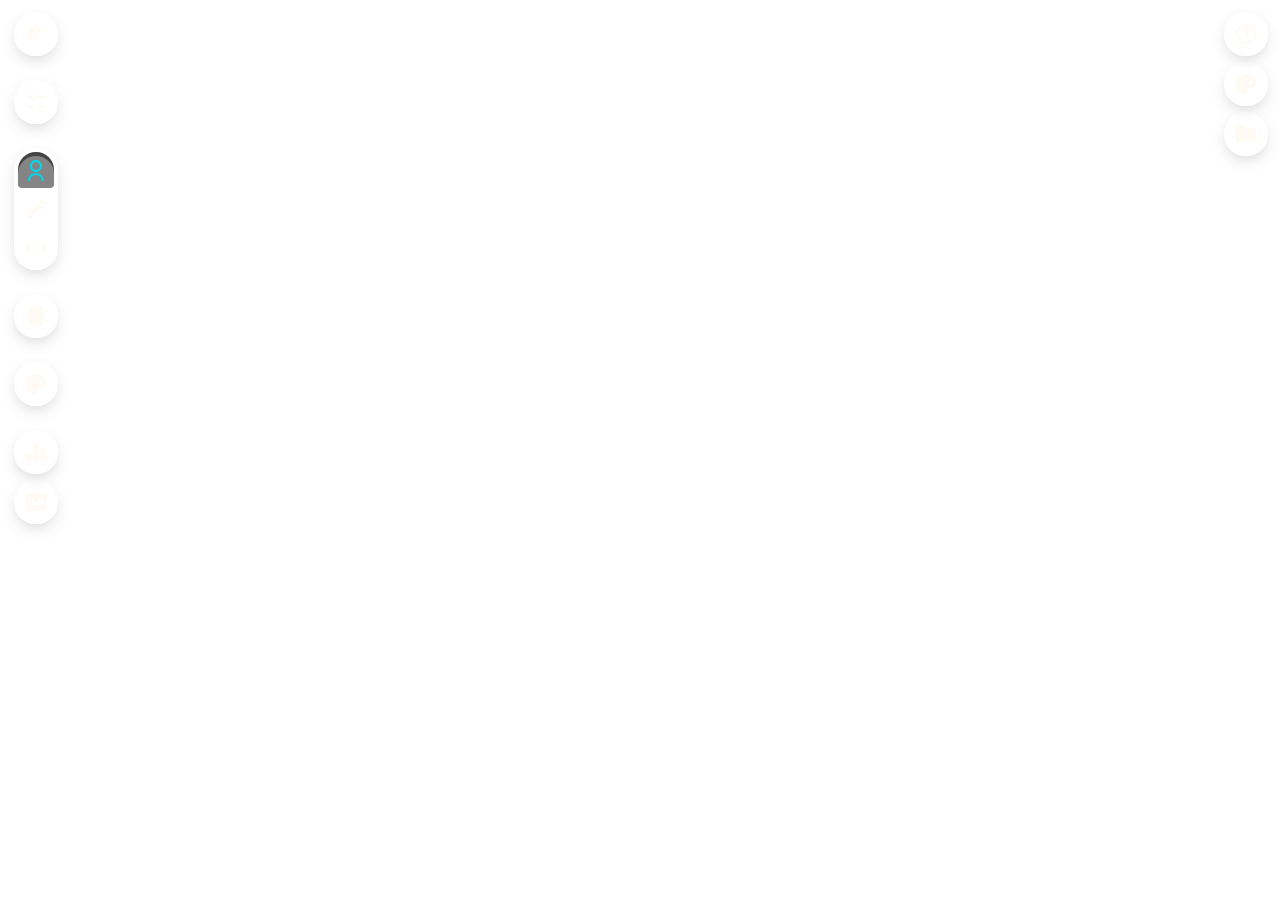
<file: trixel-editor/index.html>
<!doctype html>
<html lang="en">
  <head>
    <!-- Google tag (gtag.js) -->
    <script
      async
      src="https://www.googletagmanager.com/gtag/js?id=G-LGJSV2Q44R"
    ></script>
    <script>
      window.dataLayer = window.dataLayer || [];
      function gtag() {
        dataLayer.push(arguments);
      }
      gtag("js", new Date());

      gtag("config", "G-LGJSV2Q44R");
    </script>

    <meta charset="UTF-8" />
    <meta
      name="viewport"
      content="width=device-width, initial-scale=1, maximum-scale=1, user-scalable=no"
    />

    <!-- favicon -->
    <link
      rel="icon"
      href="data:image/svg+xml,<svg xmlns='http://www.w3.org/2000/svg' viewBox='0 0 100 100'><polygon points='84.6,70 50,90 15.4,70 15.4,30 50,10 84.6,30' fill='%2347A025'/></svg>"
      type="image/svg+xml"
    />

    <!-- Reset CSS -->
    <link rel="stylesheet" href="./reset.css" />

    <!-- For Joakin's elm-canvas package -->
    <script src="./elm-canvas.js"></script>

    <!-- Play.Profiler — performance flame graph (idle-zero when not recording).
         Always loaded; the headless surface (window.__playProfile, ?profile=N URL
         flag) works regardless of withProfiler toggle. See packages/play/README.md. -->
    <script src="./profiler-element.js"></script>

    <!-- <katex-element> — custom element used by UI.Markdown to render
         inline + display math ($…$ / $$…$$) in markdown text. Always
         loaded; the element lazy-loads KaTeX from jsDelivr on first
         instance, so pages without math pay nothing. -->
    <script src="./katex-element.js"></script>

    <!-- Howler.js (MIT) — backs the Sound module's Howl-based playback.
         Must load before the Elm bundle so window.Howl / window.Howler
         are available when sound-shim.js subscribes. -->
    <script src="./howler.min.js"></script>

    <!-- UI.Tooltip (packages/ui/src/UI/Tooltip.elm) reads
         event.target.boundingClientRect inside its mouseenter decoder.
         This shim defines that property as a getter on Element.prototype.
         Side-effect-only and idempotent — safe on every page. -->
    <script src="./tooltip-shim.js"></script>

    <!-- Position any [popover][data-popover] next to the button that
         opens it. The Popover API gives us light-dismiss, Escape, and
         top-layer rendering for free; this script only adds dropdown-
         style placement based on the trigger's getBoundingClientRect,
         so the picker escapes overflow/transform ancestors and lands
         on whichever side of the trigger has more room. -->
    <script>
      (function () {
        var W = 320,
          H = 280;
        document.addEventListener(
          "beforetoggle",
          function (e) {
            var p = e.target;
            if (!p.matches || !p.matches("[popover][data-popover]")) return;
            if (e.newState !== "open") return;
            var t = document.querySelector('[popovertarget="' + p.id + '"]');
            if (!t) return;
            var r = t.getBoundingClientRect();
            var openDown = innerHeight - r.bottom >= H || r.top < H;
            var openLeft = innerWidth - r.left >= W || r.right < W;
            // Override UA `[popover] { inset: 0 }` first — clearing to ''
            // falls back to that, leaving `top: 0` in effect when we only
            // set `bottom`, which then wins over our `bottom` per CSS
            // over-constraint resolution and pins the picker to the top.
            p.style.top =
              p.style.bottom =
              p.style.left =
              p.style.right =
                "auto";
            if (openDown) p.style.top = r.bottom + 8 + "px";
            else p.style.bottom = innerHeight - r.top + 8 + "px";
            if (openLeft) p.style.left = r.left + "px";
            else p.style.right = innerWidth - r.right + "px";
          },
          true
        );
      })();
    </script>
  </head>

  <body>
    <div id="app"></div>

    <script src="./main.js"></script>

    <script type="module">
      import { sendInputsToElmApp, inputs } from "./input.js";
      const pageScript = await import("./page-script.js");
      if (pageScript.beforeInit) await pageScript.beforeInit();;

      // Read the URL query into a [key, value] list and hand it to Elm on
      // `inputs.searchParamsFromUrl` — the single URL→Elm channel. The Elm
      // side parses each configuration value against its declared type, and
      // multipage consumers read their own params (e.g. `mode=author` for
      // the PopUp Explainer) from the same list. `null` (not `[]`) when the
      // URL has no params, so the Elm `Maybe (List (String, String))`
      // decodes cleanly; the Elm side calls `Dict.fromList` to recover a dict.
      const urlParams = new URLSearchParams(window.location.search);

      let searchParamsFromUrl = null;
      for (const [key, value] of urlParams.entries()) {
        if (searchParamsFromUrl === null) searchParamsFromUrl = [];
        searchParamsFromUrl.push([key, value]);
      }
      inputs.searchParamsFromUrl = searchParamsFromUrl;

      const app = Elm.TrixelEditor.Main.init({
        node: document.querySelector("#app"),
        flags: { inputs },
      });

      sendInputsToElmApp(app);
      if (pageScript.afterInit) await pageScript.afterInit(app);;
    </script>
  </body>
</html>
</file>
